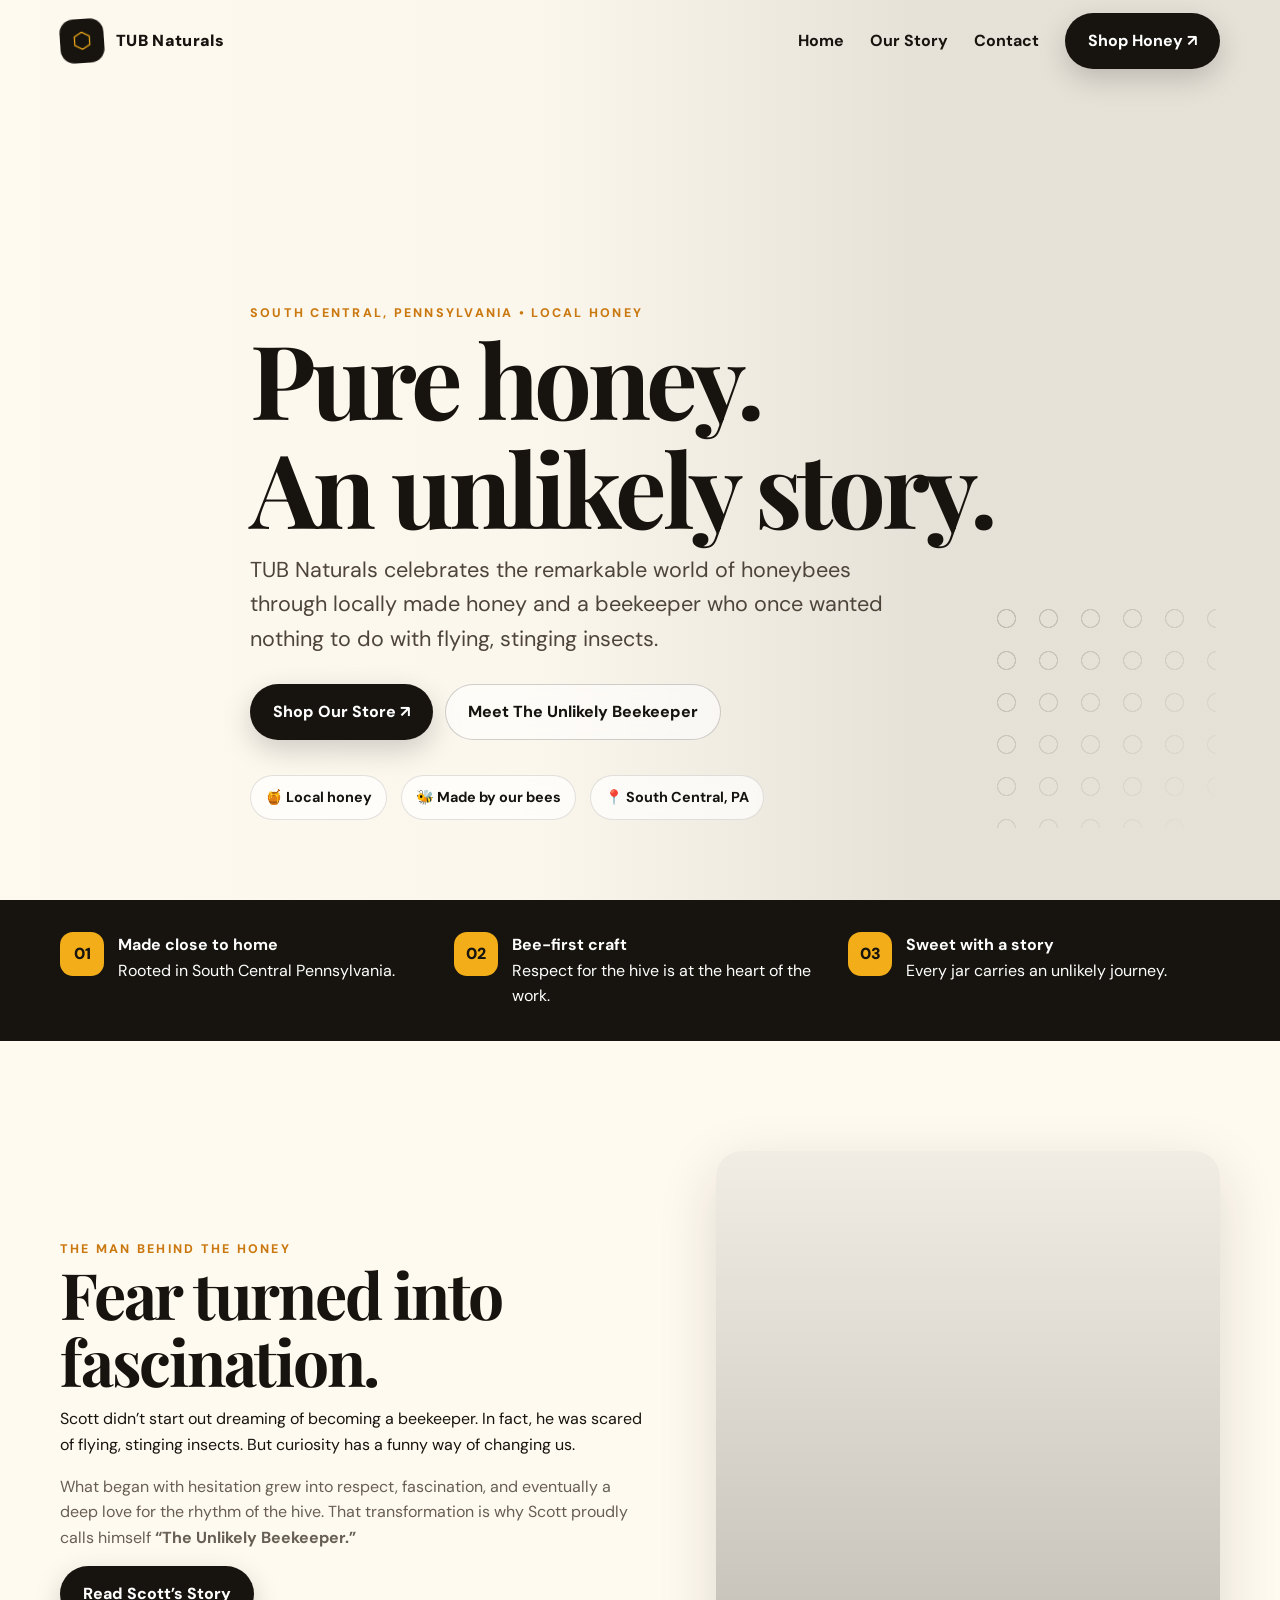
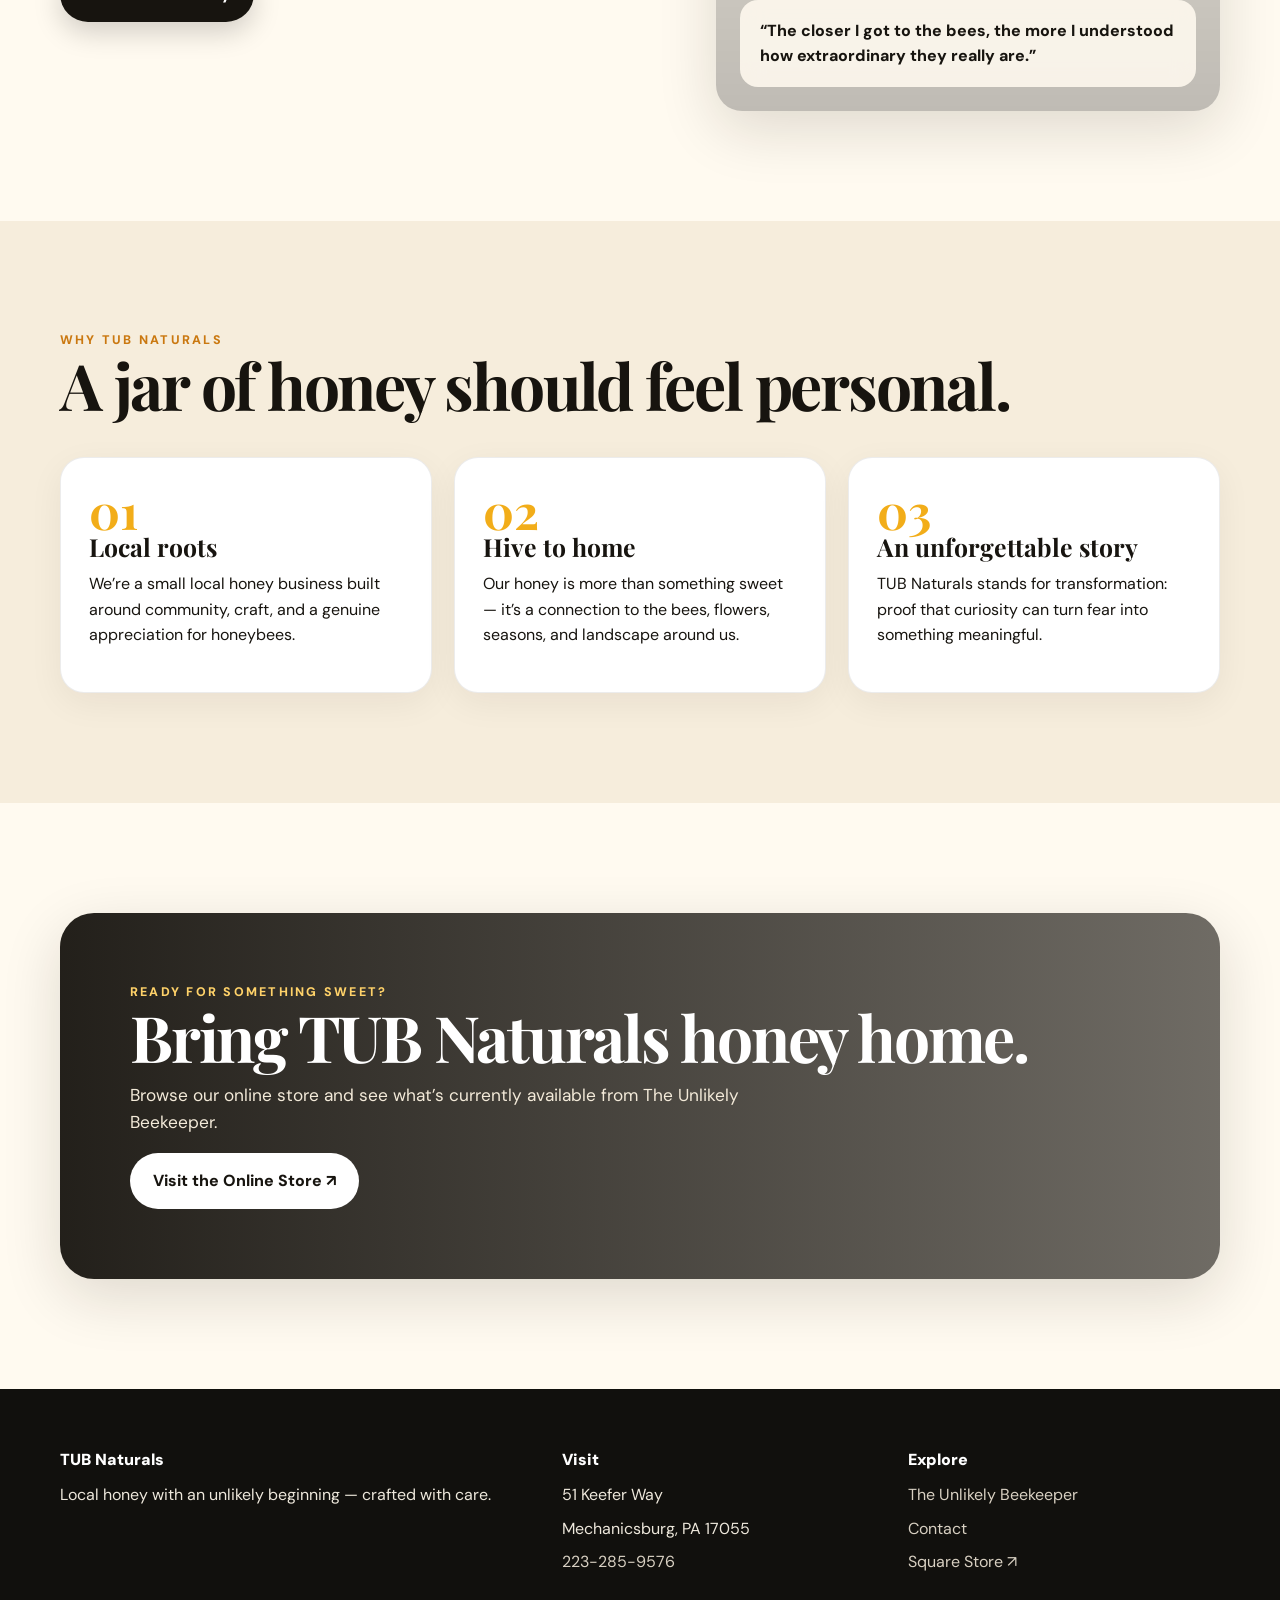
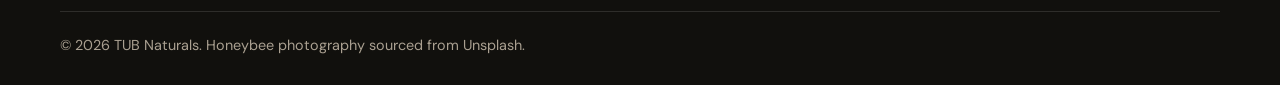
<file: index.html>
<!doctype html>
<html lang="en">
<head>
  <meta charset="utf-8">
  <meta name="viewport" content="width=device-width, initial-scale=1">
  <meta name="description" content="TUB Naturals — local honey from Mechanicsburg, Pennsylvania, made by Scott, The Unlikely Beekeeper.">
  <title>TUB Naturals | Local Honey, Unlikely Story</title>
  <link rel="stylesheet" href="styles.css">
</head>
<body>

<header class="site-header">
  <div class="container nav">
    <a class="brand" href="index.html" aria-label="TUB Naturals home">
      <span class="brand-mark">⬡</span>
      <span>TUB Naturals</span>
    </a>
    <button class="menu-btn" aria-label="Open navigation" aria-expanded="false">☰</button>
    <nav class="nav-links" aria-label="Main navigation">
      <a href="index.html">Home</a>
      <a href="about.html">Our Story</a>
      <a href="contact.html">Contact</a>
      <a class="btn btn-primary" href="https://tub-naturals.square.site/" target="_blank" rel="noopener">Shop Honey ↗</a>
    </nav>
  </div>
</header>

<main>
  <section class="hero">
    <div class="container hero-inner">
      <div class="eyebrow">South Central, Pennsylvania • Local Honey</div>
      <h1>Pure honey.<br>An unlikely story.</h1>
      <p class="lead">TUB Naturals celebrates the remarkable world of honeybees through locally made honey and a beekeeper who once wanted nothing to do with flying, stinging insects.</p>
      <div class="hero-actions">
        <a class="btn btn-primary" href="https://tub-naturals.square.site/" target="_blank" rel="noopener">Shop Our Store ↗</a>
        <a class="btn btn-ghost" href="about.html">Meet The Unlikely Beekeeper</a>
      </div>
      <div class="badge-row">
        <span class="badge">🍯 Local honey</span>
        <span class="badge">🐝 Made by our bees</span>
        <span class="badge">📍 South Central, PA</span>
      </div>
    </div>
  </section>

  <section class="feature-strip">
    <div class="container">
      <div class="feature"><div class="feature-icon">01</div><div><strong>Made close to home</strong><br><span>Rooted in South Central Pennsylvania.</span></div></div>
      <div class="feature"><div class="feature-icon">02</div><div><strong>Bee-first craft</strong><br><span>Respect for the hive is at the heart of the work.</span></div></div>
      <div class="feature"><div class="feature-icon">03</div><div><strong>Sweet with a story</strong><br><span>Every jar carries an unlikely journey.</span></div></div>
    </div>
  </section>

  <section class="section">
    <div class="container grid-2">
      <div class="reveal">
        <div class="eyebrow">The man behind the honey</div>
        <h2>Fear turned into fascination.</h2>
        <p>Scott didn’t start out dreaming of becoming a beekeeper. In fact, he was scared of flying, stinging insects. But curiosity has a funny way of changing us.</p>
        <p class="muted">What began with hesitation grew into respect, fascination, and eventually a deep love for the rhythm of the hive. That transformation is why Scott proudly calls himself <strong>“The Unlikely Beekeeper.”</strong></p>
        <a class="btn btn-primary" href="about.html">Read Scott’s Story</a>
      </div>
      <div class="story-card reveal">
        <div class="caption">“The closer I got to the bees, the more I understood how extraordinary they really are.”</div>
      </div>
    </div>
  </section>

  <section class="section honeycomb-bg">
    <div class="container">
      <div class="eyebrow">Why TUB Naturals</div>
      <h2 class="reveal">A jar of honey should feel personal.</h2>
      <div class="cards">
        <article class="card reveal"><div class="num">01</div><h3>Local roots</h3><p>We’re a small local honey business built around community, craft, and a genuine appreciation for honeybees.</p></article>
        <article class="card reveal"><div class="num">02</div><h3>Hive to home</h3><p>Our honey is more than something sweet — it’s a connection to the bees, flowers, seasons, and landscape around us.</p></article>
        <article class="card reveal"><div class="num">03</div><h3>An unforgettable story</h3><p>TUB Naturals stands for transformation: proof that curiosity can turn fear into something meaningful.</p></article>
      </div>
    </div>
  </section>

  <section class="section">
    <div class="container">
      <div class="cta reveal">
        <div class="eyebrow" style="color:#ffd269">Ready for something sweet?</div>
        <h2>Bring TUB Naturals honey home.</h2>
        <p>Browse our online store and see what’s currently available from The Unlikely Beekeeper.</p>
        <a class="btn btn-light" href="https://tub-naturals.square.site/" target="_blank" rel="noopener">Visit the Online Store ↗</a>
      </div>
    </div>
  </section>
</main>

<footer class="site-footer">
  <div class="container">
    <div class="footer-grid">
      <div>
        <div class="footer-title">TUB Naturals</div>
        <p>Local honey with an unlikely beginning — crafted with care.</p>
      </div>
      <div>
        <div class="footer-title">Visit</div>
        <div class="footer-links">
          <span>51 Keefer Way</span>
          <span>Mechanicsburg, PA 17055</span>
          <a href="tel:+12232859576">223-285-9576</a>
        </div>
      </div>
      <div>
        <div class="footer-title">Explore</div>
        <div class="footer-links">
          <a href="about.html">The Unlikely Beekeeper</a>
          <a href="contact.html">Contact</a>
          <a href="https://tub-naturals.square.site/" target="_blank" rel="noopener">Square Store ↗</a>
        </div>
      </div>
    </div>
    <div class="copyright">© 2026 TUB Naturals. Honeybee photography sourced from Unsplash.</div>
  </div>
</footer>

<script src="script.js"></script>
</body>
</html>
</file>
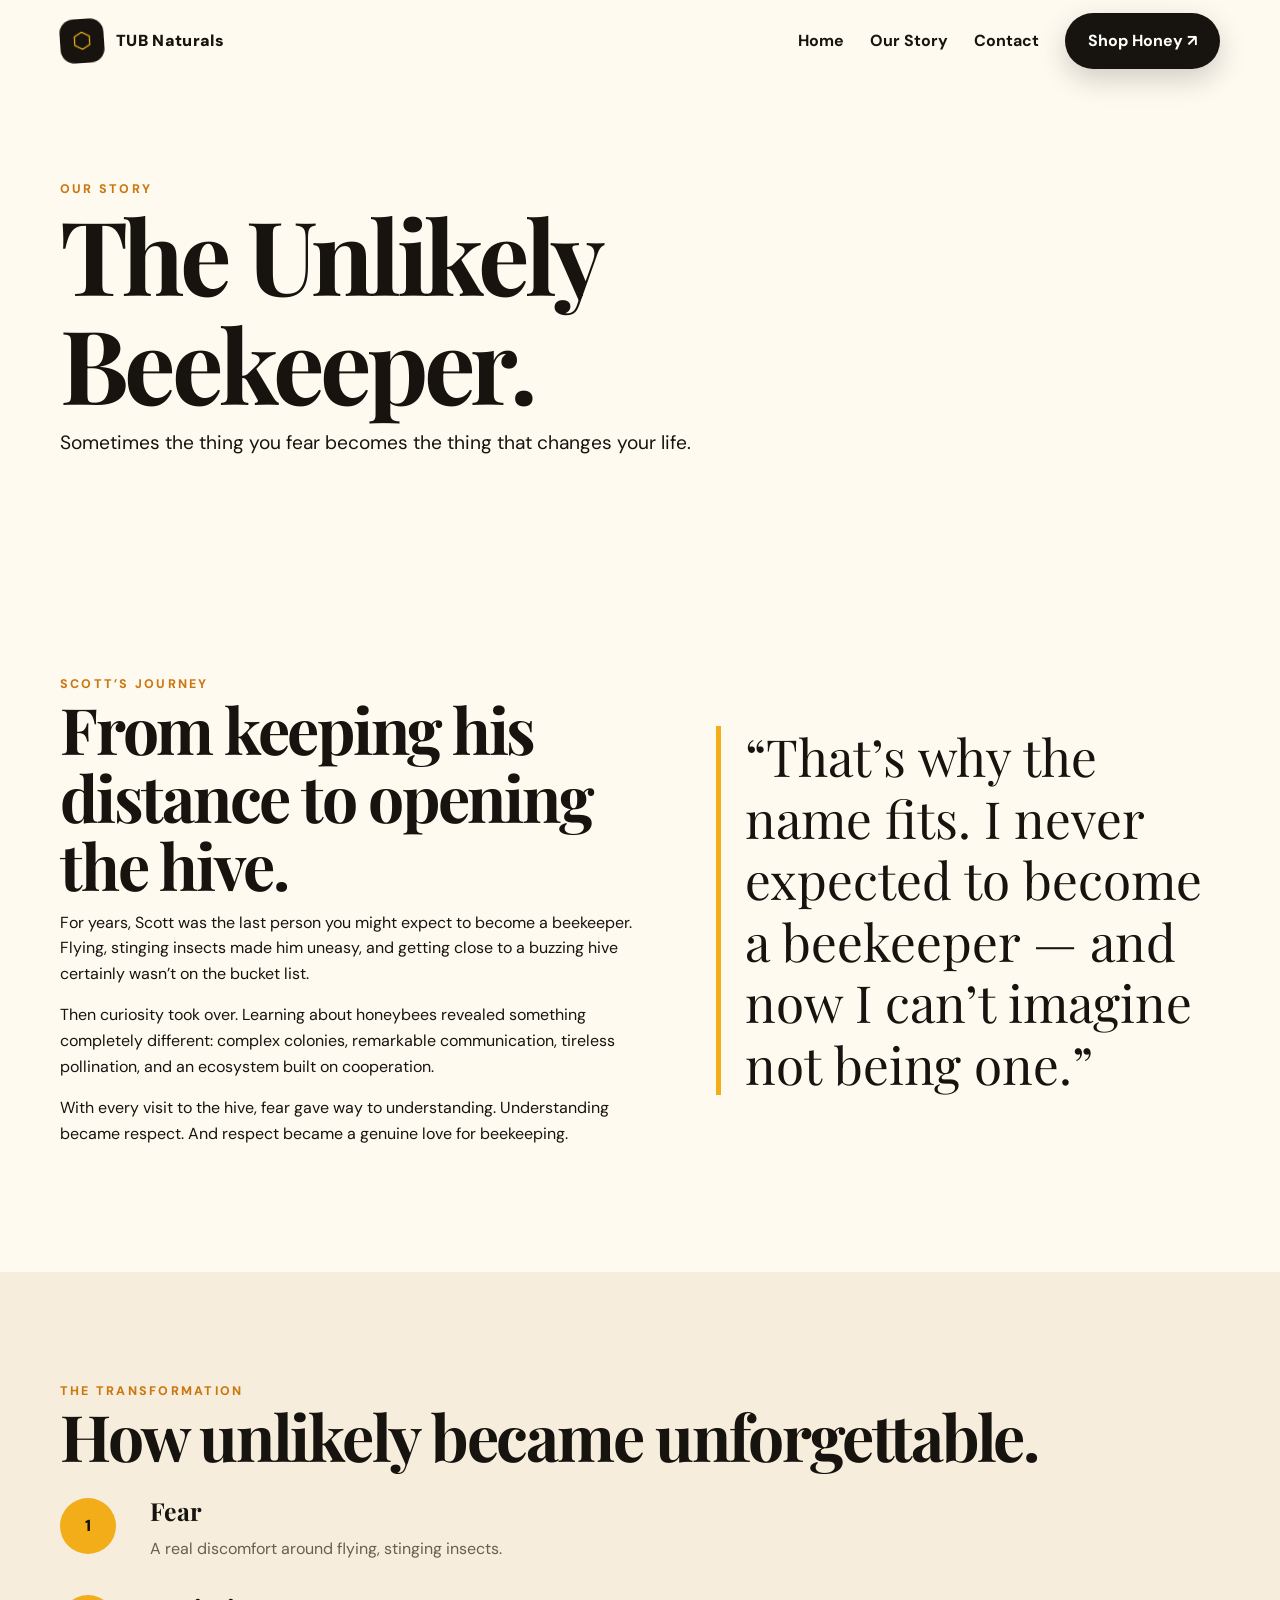
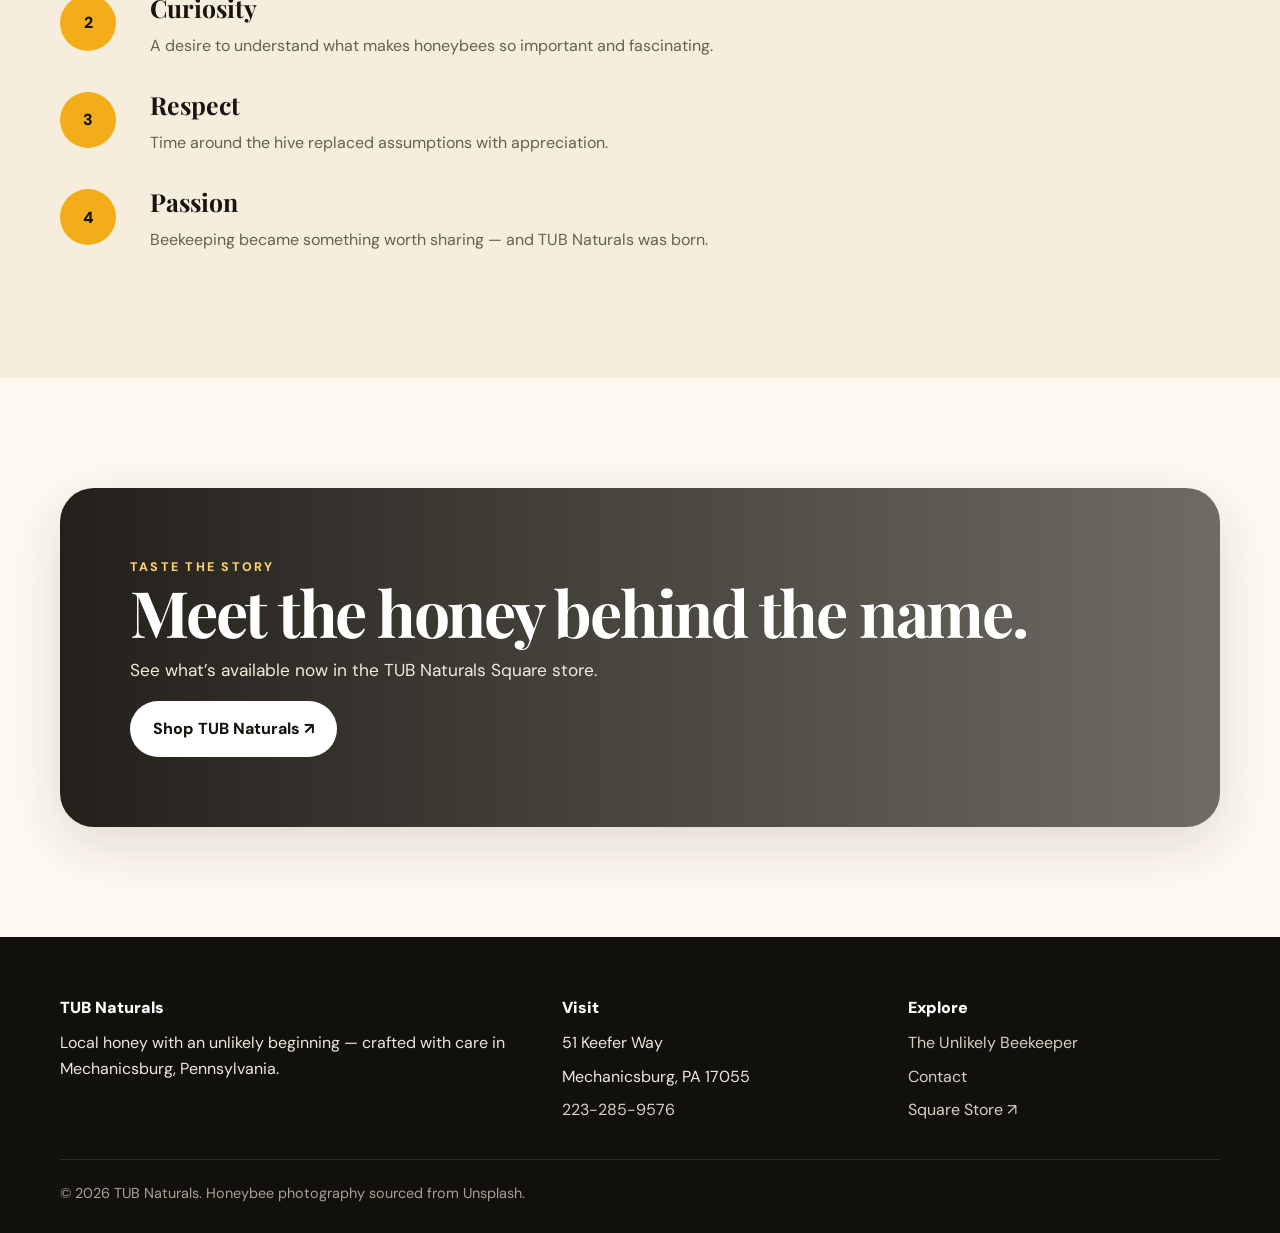
<file: about.html>
<!doctype html>
<html lang="en">
<head>
  <meta charset="utf-8">
  <meta name="viewport" content="width=device-width, initial-scale=1">
  <meta name="description" content="The story of Scott, The Unlikely Beekeeper, and how a fear of insects became a love for beekeeping.">
  <title>Our Story | TUB Naturals</title>
  <link rel="stylesheet" href="styles.css">
</head>
<body>

<header class="site-header">
  <div class="container nav">
    <a class="brand" href="index.html" aria-label="TUB Naturals home">
      <span class="brand-mark">⬡</span>
      <span>TUB Naturals</span>
    </a>
    <button class="menu-btn" aria-label="Open navigation" aria-expanded="false">☰</button>
    <nav class="nav-links" aria-label="Main navigation">
      <a href="index.html">Home</a>
      <a href="about.html">Our Story</a>
      <a href="contact.html">Contact</a>
      <a class="btn btn-primary" href="https://tub-naturals.square.site/" target="_blank" rel="noopener">Shop Honey ↗</a>
    </nav>
  </div>
</header>

<main>
  <section class="page-hero">
    <div class="container">
      <div class="eyebrow">Our Story</div>
      <h1>The Unlikely<br>Beekeeper.</h1>
      <p class="lead" style="max-width:680px;font-size:1.2rem">Sometimes the thing you fear becomes the thing that changes your life.</p>
    </div>
  </section>

  <section class="section">
    <div class="container grid-2">
      <div class="reveal">
        <div class="eyebrow">Scott’s journey</div>
        <h2>From keeping his distance to opening the hive.</h2>
        <p>For years, Scott was the last person you might expect to become a beekeeper. Flying, stinging insects made him uneasy, and getting close to a buzzing hive certainly wasn’t on the bucket list.</p>
        <p>Then curiosity took over. Learning about honeybees revealed something completely different: complex colonies, remarkable communication, tireless pollination, and an ecosystem built on cooperation.</p>
        <p>With every visit to the hive, fear gave way to understanding. Understanding became respect. And respect became a genuine love for beekeeping.</p>
      </div>
      <div class="reveal">
        <p class="quote">“That’s why the name fits. I never expected to become a beekeeper — and now I can’t imagine not being one.”</p>
      </div>
    </div>
  </section>

  <section class="section honeycomb-bg">
    <div class="container">
      <div class="eyebrow">The transformation</div>
      <h2>How unlikely became unforgettable.</h2>
      <div class="timeline">
        <div class="timeline-item reveal"><div class="timeline-dot">1</div><div><h3>Fear</h3><p class="muted">A real discomfort around flying, stinging insects.</p></div></div>
        <div class="timeline-item reveal"><div class="timeline-dot">2</div><div><h3>Curiosity</h3><p class="muted">A desire to understand what makes honeybees so important and fascinating.</p></div></div>
        <div class="timeline-item reveal"><div class="timeline-dot">3</div><div><h3>Respect</h3><p class="muted">Time around the hive replaced assumptions with appreciation.</p></div></div>
        <div class="timeline-item reveal"><div class="timeline-dot">4</div><div><h3>Passion</h3><p class="muted">Beekeeping became something worth sharing — and TUB Naturals was born.</p></div></div>
      </div>
    </div>
  </section>

  <section class="section">
    <div class="container">
      <div class="cta reveal">
        <div class="eyebrow" style="color:#ffd269">Taste the story</div>
        <h2>Meet the honey behind the name.</h2>
        <p>See what’s available now in the TUB Naturals Square store.</p>
        <a class="btn btn-light" href="https://tub-naturals.square.site/" target="_blank" rel="noopener">Shop TUB Naturals ↗</a>
      </div>
    </div>
  </section>
</main>

<footer class="site-footer">
  <div class="container">
    <div class="footer-grid">
      <div>
        <div class="footer-title">TUB Naturals</div>
        <p>Local honey with an unlikely beginning — crafted with care in Mechanicsburg, Pennsylvania.</p>
      </div>
      <div>
        <div class="footer-title">Visit</div>
        <div class="footer-links">
          <span>51 Keefer Way</span>
          <span>Mechanicsburg, PA 17055</span>
          <a href="tel:+12232859576">223-285-9576</a>
        </div>
      </div>
      <div>
        <div class="footer-title">Explore</div>
        <div class="footer-links">
          <a href="about.html">The Unlikely Beekeeper</a>
          <a href="contact.html">Contact</a>
          <a href="https://tub-naturals.square.site/" target="_blank" rel="noopener">Square Store ↗</a>
        </div>
      </div>
    </div>
    <div class="copyright">© 2026 TUB Naturals. Honeybee photography sourced from Unsplash.</div>
  </div>
</footer>

<script src="script.js"></script>
</body>
</html>
</file>
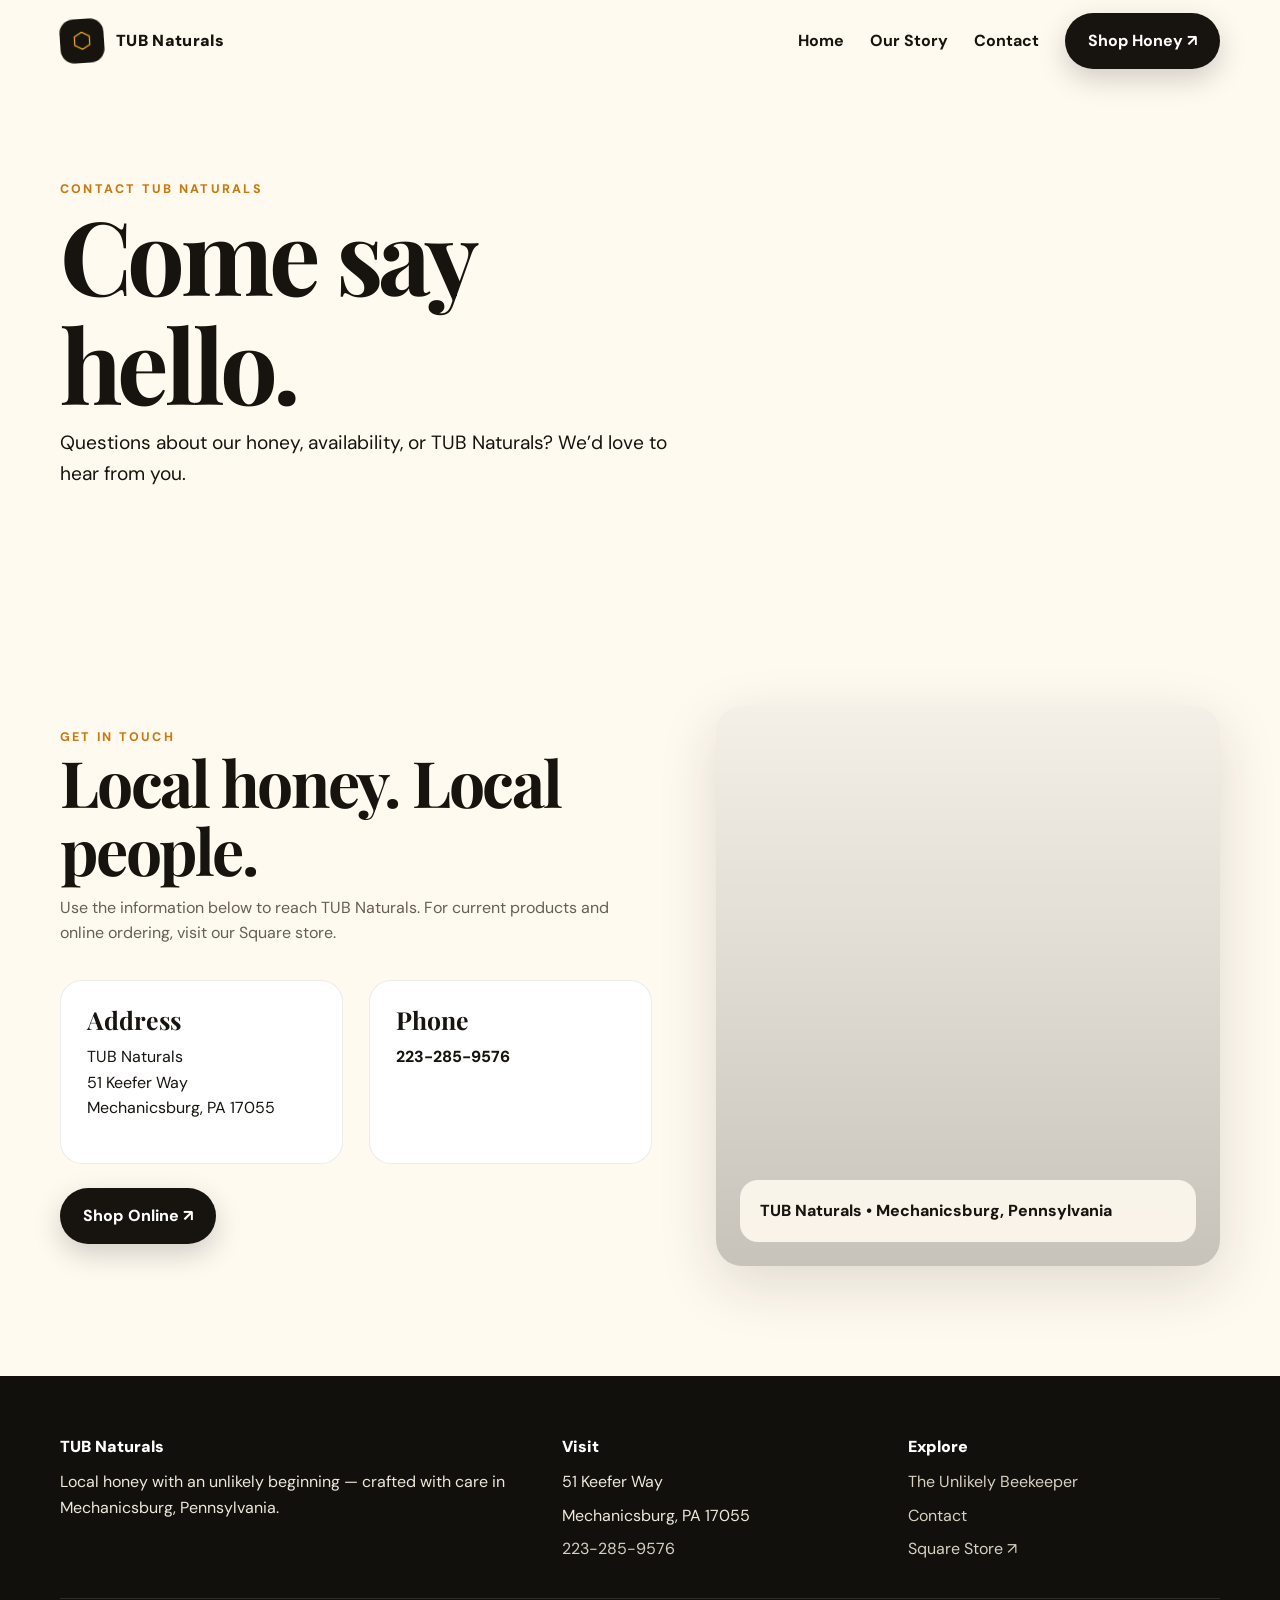
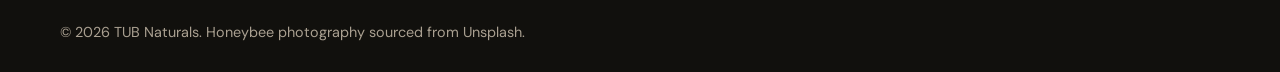
<file: contact.html>
<!doctype html>
<html lang="en">
<head>
  <meta charset="utf-8">
  <meta name="viewport" content="width=device-width, initial-scale=1">
  <meta name="description" content="Contact TUB Naturals in Mechanicsburg, Pennsylvania.">
  <title>Contact | TUB Naturals</title>
  <link rel="stylesheet" href="styles.css">
</head>
<body>

<header class="site-header">
  <div class="container nav">
    <a class="brand" href="index.html" aria-label="TUB Naturals home">
      <span class="brand-mark">⬡</span>
      <span>TUB Naturals</span>
    </a>
    <button class="menu-btn" aria-label="Open navigation" aria-expanded="false">☰</button>
    <nav class="nav-links" aria-label="Main navigation">
      <a href="index.html">Home</a>
      <a href="about.html">Our Story</a>
      <a href="contact.html">Contact</a>
      <a class="btn btn-primary" href="https://tub-naturals.square.site/" target="_blank" rel="noopener">Shop Honey ↗</a>
    </nav>
  </div>
</header>

<main>
  <section class="page-hero">
    <div class="container">
      <div class="eyebrow">Contact TUB Naturals</div>
      <h1>Come say<br>hello.</h1>
      <p class="lead" style="max-width:650px;font-size:1.2rem">Questions about our honey, availability, or TUB Naturals? We’d love to hear from you.</p>
    </div>
  </section>

  <section class="section">
    <div class="container grid-2">
      <div class="reveal">
        <div class="eyebrow">Get in touch</div>
        <h2>Local honey. Local people.</h2>
        <p class="muted">Use the information below to reach TUB Naturals. For current products and online ordering, visit our Square store.</p>
        <div class="contact-panel">
          <div class="contact-block">
            <h3>Address</h3>
            <p>TUB Naturals<br>51 Keefer Way<br>Mechanicsburg, PA 17055</p>
          </div>
          <div class="contact-block">
            <h3>Phone</h3>
            <p><a href="tel:+12232859576">223-285-9576</a></p>
          </div>
        </div>
        <div style="margin-top:24px">
          <a class="btn btn-primary" href="https://tub-naturals.square.site/" target="_blank" rel="noopener">Shop Online ↗</a>
        </div>
      </div>
      <div class="story-card reveal" style="background-image:linear-gradient(0deg,rgba(0,0,0,.22),rgba(0,0,0,.04)),url('https://unsplash.com/photos/dJeoxSc_6os/download?force=true&w=1400')">
        <div class="caption">TUB Naturals • Mechanicsburg, Pennsylvania</div>
      </div>
    </div>
  </section>
</main>

<footer class="site-footer">
  <div class="container">
    <div class="footer-grid">
      <div>
        <div class="footer-title">TUB Naturals</div>
        <p>Local honey with an unlikely beginning — crafted with care in Mechanicsburg, Pennsylvania.</p>
      </div>
      <div>
        <div class="footer-title">Visit</div>
        <div class="footer-links">
          <span>51 Keefer Way</span>
          <span>Mechanicsburg, PA 17055</span>
          <a href="tel:+12232859576">223-285-9576</a>
        </div>
      </div>
      <div>
        <div class="footer-title">Explore</div>
        <div class="footer-links">
          <a href="about.html">The Unlikely Beekeeper</a>
          <a href="contact.html">Contact</a>
          <a href="https://tub-naturals.square.site/" target="_blank" rel="noopener">Square Store ↗</a>
        </div>
      </div>
    </div>
    <div class="copyright">© 2026 TUB Naturals. Honeybee photography sourced from Unsplash.</div>
  </div>
</footer>

<script src="script.js"></script>
</body>
</html>
</file>
<file: styles.css>
@import url('https://fonts.googleapis.com/css2?family=DM+Sans:wght@400;500;600;700&family=Playfair+Display:wght@600;700&display=swap');

:root{
  --ink:#17140f;
  --cream:#fffaf0;
  --honey:#f2ad19;
  --honey-deep:#ca7810;
  --gold:#e5a11d;
  --sage:#66735a;
  --paper:#f6eddc;
  --white:#ffffff;
  --shadow:0 18px 60px rgba(31,21,7,.14);
  --radius:26px;
}
*{box-sizing:border-box}
html{scroll-behavior:smooth}
body{
  margin:0;
  font-family:"DM Sans",system-ui,-apple-system,Segoe UI,sans-serif;
  color:var(--ink);
  background:var(--cream);
  line-height:1.6;
}
img{max-width:100%;display:block}
a{color:inherit}
.container{width:min(1160px,calc(100% - 40px));margin-inline:auto}
.eyebrow{
  text-transform:uppercase;
  letter-spacing:.18em;
  font-size:.78rem;
  font-weight:800;
  color:var(--honey-deep);
}
h1,h2,h3{
  font-family:"Playfair Display",Georgia,serif;
  line-height:1.06;
  margin:0 0 .7rem;
}
h1{font-size:clamp(3.2rem,8vw,7rem);letter-spacing:-.045em}
h2{font-size:clamp(2.2rem,5vw,4.4rem);letter-spacing:-.035em}
h3{font-size:1.55rem}
p{margin:0 0 1rem}
.muted{color:#675f53}
.btn{
  display:inline-flex;
  align-items:center;
  justify-content:center;
  gap:.6rem;
  text-decoration:none;
  padding:14px 22px;
  border-radius:999px;
  font-weight:800;
  transition:.25s ease;
  border:1px solid transparent;
}
.btn:hover{transform:translateY(-2px)}
.btn-primary{background:var(--ink);color:#fff;box-shadow:0 10px 28px rgba(0,0,0,.18)}
.btn-primary:hover{background:#000}
.btn-ghost{border-color:rgba(23,20,15,.2);background:rgba(255,255,255,.58);backdrop-filter:blur(8px)}
.btn-light{background:#fff;color:var(--ink)}
.site-header{
  position:fixed;
  inset:0 0 auto 0;
  z-index:50;
  transition:.25s ease;
}
.site-header.scrolled{
  background:rgba(255,250,240,.9);
  backdrop-filter:blur(14px);
  box-shadow:0 8px 30px rgba(0,0,0,.08);
}
.nav{
  min-height:82px;
  display:flex;
  align-items:center;
  justify-content:space-between;
  gap:24px;
}
.brand{
  display:flex;
  align-items:center;
  gap:12px;
  text-decoration:none;
  font-weight:900;
  letter-spacing:.02em;
}
.brand-mark{
  width:44px;height:44px;border-radius:14px;
  background:var(--ink);
  color:var(--honey);
  display:grid;place-items:center;
  font-size:22px;
  transform:rotate(-4deg);
}
.nav-links{display:flex;align-items:center;gap:26px}
.nav-links a{text-decoration:none;font-weight:700}
.menu-btn{
  display:none;border:0;background:var(--ink);color:#fff;
  width:44px;height:44px;border-radius:14px;font-size:20px;
}
.hero{
  min-height:100svh;
  display:grid;
  align-items:end;
  position:relative;
  overflow:hidden;
  background:
    linear-gradient(90deg,rgba(255,250,240,.98) 0%,rgba(255,250,240,.88) 42%,rgba(255,250,240,.12) 72%),
    linear-gradient(0deg,rgba(23,20,15,.12),rgba(23,20,15,.12)),
    url("https://unsplash.com/photos/MLcEECeIzYk/download?force=true&w=1800") center/cover no-repeat;
}
.hero::after{
  content:"";
  position:absolute;inset:auto 5% 8% auto;
  width:220px;aspect-ratio:1;
  opacity:.18;
  background:
    radial-gradient(circle at 25% 25%,transparent 18%,var(--ink) 19% 21%,transparent 22%) 0 0/42px 42px;
  mask-image:linear-gradient(135deg,#000,transparent);
}
.hero-inner{
  position:relative;z-index:2;
  padding:155px 0 80px;
  max-width:780px;
}
.hero .lead{font-size:clamp(1.1rem,2vw,1.35rem);max-width:640px;color:#4d453a}
.hero-actions{display:flex;flex-wrap:wrap;gap:12px;margin-top:28px}
.badge-row{display:flex;gap:14px;flex-wrap:wrap;margin-top:35px}
.badge{
  padding:10px 14px;border-radius:999px;
  background:rgba(255,255,255,.68);border:1px solid rgba(23,20,15,.12);
  backdrop-filter:blur(9px);font-weight:700;font-size:.9rem;
}
.section{padding:110px 0}
.section-tight{padding:78px 0}
.grid-2{display:grid;grid-template-columns:1.08fr .92fr;gap:64px;align-items:center}
.story-card{
  min-height:560px;border-radius:var(--radius);overflow:hidden;position:relative;box-shadow:var(--shadow);
  background:
    linear-gradient(0deg,rgba(0,0,0,.25),rgba(0,0,0,.05)),
    url("https://unsplash.com/photos/WKnE3gf_Y88/download?force=true&w=1400") center/cover no-repeat;
}
.story-card .caption{
  position:absolute;left:24px;right:24px;bottom:24px;
  background:rgba(255,250,240,.88);backdrop-filter:blur(12px);
  padding:18px 20px;border-radius:18px;font-weight:800;
}
.feature-strip{
  background:var(--ink);color:#fff;
  padding:32px 0;
}
.feature-strip .container{
  display:grid;grid-template-columns:repeat(3,1fr);gap:22px;
}
.feature{display:flex;gap:14px;align-items:flex-start}
.feature-icon{
  flex:0 0 44px;width:44px;height:44px;border-radius:13px;
  background:var(--honey);color:var(--ink);display:grid;place-items:center;font-weight:900;
}
.cards{display:grid;grid-template-columns:repeat(3,1fr);gap:22px;margin-top:38px}
.card{
  background:#fff;border:1px solid rgba(23,20,15,.08);
  border-radius:24px;padding:28px;box-shadow:0 10px 35px rgba(31,21,7,.06);
}
.card .num{font:700 3rem/1 "Playfair Display",serif;color:var(--honey)}
.cta{
  border-radius:34px;
  overflow:hidden;
  position:relative;
  color:#fff;
  background:
    linear-gradient(90deg,rgba(23,20,15,.95),rgba(23,20,15,.62)),
    url("https://unsplash.com/photos/jzUsWy2DEq4/download?force=true&w=1800") center/cover no-repeat;
  padding:70px;
  box-shadow:var(--shadow);
}
.cta p{max-width:650px;color:#f3ead9;font-size:1.08rem}
.contact-panel{
  display:grid;grid-template-columns:1fr 1fr;gap:26px;margin-top:34px
}
.contact-block{
  background:white;border-radius:22px;padding:26px;border:1px solid rgba(23,20,15,.08)
}
.contact-block a{text-decoration:none;font-weight:800}
.page-hero{
  padding:180px 0 90px;
  background:
    linear-gradient(90deg,rgba(255,250,240,.97),rgba(255,250,240,.72)),
    url("https://unsplash.com/photos/ysoJX9zBbPM/download?force=true&w=1800") center/cover no-repeat;
}
.quote{
  font-family:"Playfair Display",serif;font-size:clamp(1.8rem,4vw,3.3rem);line-height:1.2;
  padding-left:24px;border-left:5px solid var(--honey);
}
.timeline{display:grid;gap:18px;margin-top:28px}
.timeline-item{display:grid;grid-template-columns:72px 1fr;gap:18px}
.timeline-dot{
  width:56px;height:56px;border-radius:50%;background:var(--honey);
  display:grid;place-items:center;font-weight:900;
}
.site-footer{padding:58px 0 28px;background:#11100d;color:#eee8dc}
.footer-grid{display:grid;grid-template-columns:1.2fr .8fr .8fr;gap:34px}
.footer-title{font-weight:900;color:#fff;margin-bottom:10px}
.footer-links{display:grid;gap:8px}
.footer-links a{text-decoration:none;color:#d8d0c2}
.copyright{border-top:1px solid rgba(255,255,255,.12);margin-top:36px;padding-top:22px;color:#aaa091;font-size:.9rem}
.honeycomb-bg{
  background-color:var(--paper);
  background-image:
    radial-gradient(circle farthest-side at 0% 50%, transparent 23.5%, rgba(242,173,25,.12) 0 26.5%, transparent 0) 21px 30px,
    radial-gradient(circle farthest-side at 0% 50%, transparent 24%, rgba(242,173,25,.12) 0 27%, transparent 0) 19px 30px,
    linear-gradient(rgba(242,173,25,.12) 14%, transparent 0, transparent 85%, rgba(242,173,25,.12) 0) 0 0,
    linear-gradient(150deg, rgba(242,173,25,.12) 24%, transparent 0, transparent 76%, rgba(242,173,25,.12) 0) 0 0,
    linear-gradient(30deg, rgba(242,173,25,.12) 24%, transparent 0, transparent 76%, rgba(242,173,25,.12) 0) 0 0;
  background-size:40px 70px;
}
.reveal{opacity:0;transform:translateY(18px);transition:.65s ease}
.reveal.visible{opacity:1;transform:none}
@media (max-width:850px){
  .menu-btn{display:block}
  .nav-links{
    position:absolute;top:72px;left:20px;right:20px;
    display:none;flex-direction:column;align-items:stretch;gap:8px;
    padding:18px;background:rgba(255,250,240,.97);border-radius:20px;
    box-shadow:var(--shadow);
  }
  .nav-links.open{display:flex}
  .nav-links .btn{text-align:center}
  .grid-2,.contact-panel,.footer-grid{grid-template-columns:1fr}
  .feature-strip .container,.cards{grid-template-columns:1fr}
  .hero{
    background:
      linear-gradient(0deg,rgba(255,250,240,.98) 0%,rgba(255,250,240,.84) 48%,rgba(255,250,240,.18) 100%),
      url("https://unsplash.com/photos/MLcEECeIzYk/download?force=true&w=1400") center/cover no-repeat;
  }
  .hero-inner{padding-bottom:48px}
  .story-card{min-height:440px}
  .cta{padding:42px 28px}
}
@media (prefers-reduced-motion:reduce){
  *{scroll-behavior:auto!important;transition:none!important}
  .reveal{opacity:1;transform:none}
}
</file>
